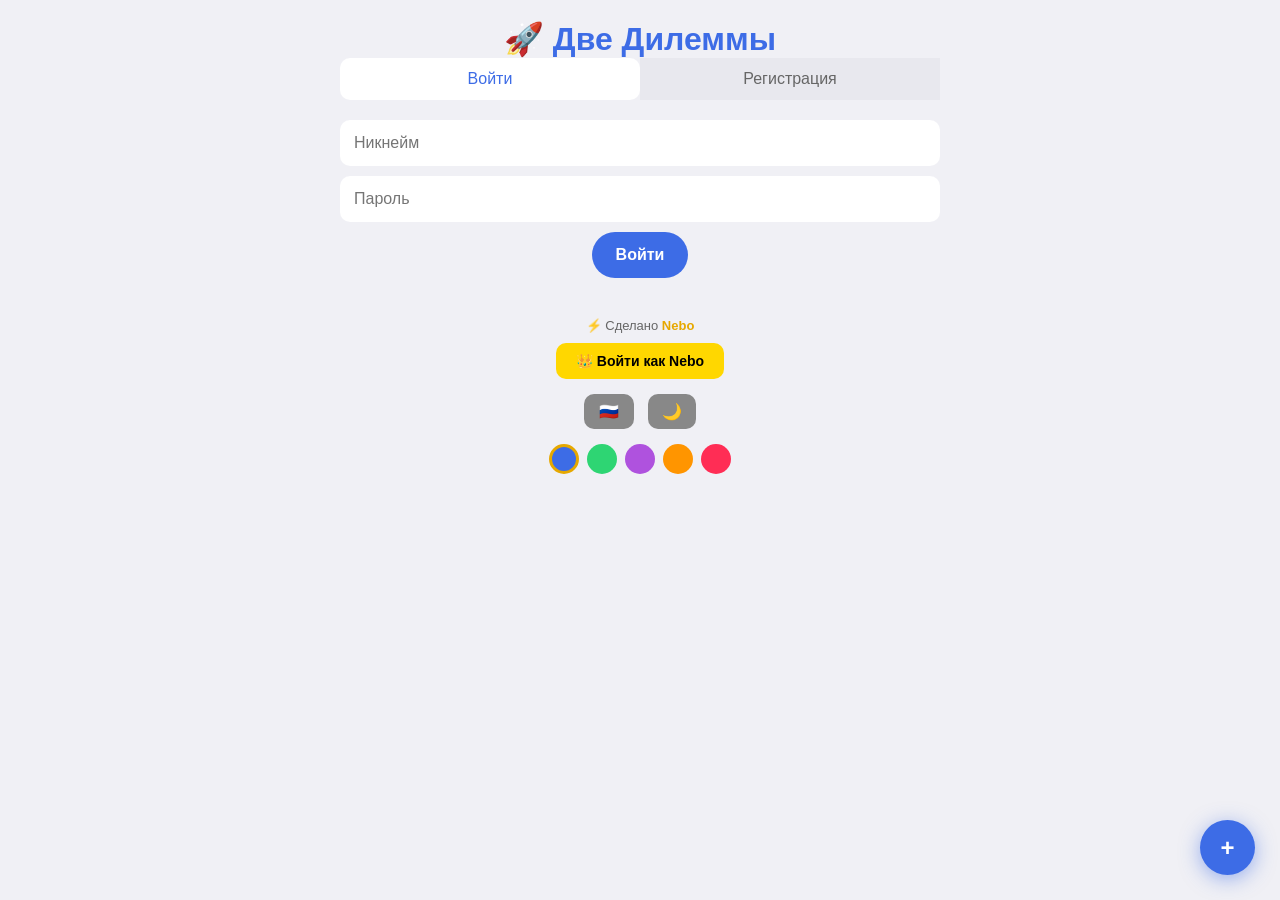
<file: index.html>
<!DOCTYPE html>
<html lang="ru">
<head>
    <meta charset="UTF-8">
    <meta name="viewport" content="width=device-width, initial-scale=1.0">
    <meta name="author" content="Nebo99447-lgtm">
    <title>Две Дилеммы</title>
    
    <link rel="manifest" href="manifest.json">
    <meta name="apple-mobile-web-app-capable" content="yes">
    <meta name="apple-mobile-web-app-status-bar-style" content="default">
    <meta name="apple-mobile-web-app-title" content="Две Дилеммы">
    <link rel="apple-touch-icon" href="data:image/svg+xml,<svg xmlns='http://www.w3.org/2000/svg' viewBox='0 0 100 100'><rect width='100' height='100' rx='20' fill='%233d6ce6'/><text y='.75em' font-size='70' text-anchor='middle' x='50'>🚀</text></svg>">
    <meta name="theme-color" content="#3d6ce6">
    
    <style>
        :root {
            --bg: #f0f0f5;
            --surface: #ffffff;
            --text: #1a1a2e;
            --text2: #666;
            --gold: #e6a800;
            --side-a: #3d6ce6;
            --side-b: #e63946;
        }
        .theme-blue { --side-a: #3d6ce6; --side-b: #e63946; }
        .theme-green { --side-a: #2ed573; --side-b: #ff4757; }
        .theme-purple { --side-a: #af52de; --side-b: #ff9500; }
        .theme-orange { --side-a: #ff9500; --side-b: #3d6ce6; }
        .theme-pink { --side-a: #ff2d55; --side-b: #af52de; }
        .dark-theme {
            --bg: #121212;
            --surface: #1a1a2e;
            --text: #fff;
            --text2: #aaa;
            --gold: #ffd700;
        }
        * { margin: 0; padding: 0; box-sizing: border-box; }
        body {
            background: var(--bg);
            color: var(--text);
            font-family: -apple-system, BlinkMacSystemFont, "Segoe UI", Roboto, Arial, sans-serif;
            text-align: center;
            margin: 0;
            padding: 20px;
            transition: 0.3s;
            min-height: 100vh;
            -webkit-tap-highlight-color: transparent;
            user-select: none;
        }
        .container { max-width: 600px; margin: 0 auto; }
        input, textarea, select {
            padding: 14px; margin: 5px 0; border-radius: 10px;
            border: none; font-size: 16px; width: 100%; box-sizing: border-box;
            background: var(--surface); color: var(--text);
        }
        button { cursor: pointer; }
        .btn {
            padding: 14px 24px; border: none; color: white; font-size: 16px;
            border-radius: 25px; cursor: pointer; margin: 5px; font-weight: bold;
            transition: 0.2s;
        }
        .btn:active { transform: scale(0.95); }
        .btn-a { background: var(--side-a); }
        .btn-b { background: var(--side-b); }
        .btn-g { background: #2ed573; }
        .btn-y { background: #ff9500; }
        .choice-btn {
            width: 100%; padding: 25px; margin: 10px 0; border-radius: 15px;
            border: 3px solid var(--side-a); background: rgba(61,108,230,0.1);
            color: var(--text); font-size: 18px; cursor: pointer; text-align: center;
            transition: 0.3s;
        }
        .choice-btn-b { border-color: var(--side-b); background: rgba(230,57,70,0.1); }
        .choice-btn:disabled { cursor: not-allowed; opacity: 0.7; }
        .percentage { font-size: 22px; color: var(--gold); font-weight: bold; margin-top: 8px; }
        
        .categories-wrapper {
            position: relative;
            margin: 15px 0;
        }
        .categories {
            display: flex;
            gap: 10px;
            overflow-x: auto;
            padding: 10px 30px;
            scroll-behavior: smooth;
            scrollbar-width: thin;
            scrollbar-color: var(--side-a) transparent;
        }
        .categories::-webkit-scrollbar { height: 6px; }
        .categories::-webkit-scrollbar-track { background: transparent; border-radius: 3px; }
        .categories::-webkit-scrollbar-thumb { background: var(--side-a); border-radius: 3px; }
        .scroll-arrow {
            position: absolute;
            top: 50%;
            transform: translateY(-50%);
            width: 28px;
            height: 28px;
            border-radius: 50%;
            background: var(--surface);
            border: 2px solid var(--side-a);
            color: var(--side-a);
            font-size: 14px;
            cursor: pointer;
            z-index: 5;
            display: flex;
            align-items: center;
            justify-content: center;
            font-weight: bold;
            transition: 0.2s;
            box-shadow: 0 2px 8px rgba(0,0,0,0.15);
        }
        .scroll-arrow:hover { background: var(--side-a); color: white; }
        .scroll-arrow-left { left: 0; }
        .scroll-arrow-right { right: 0; }
        .cat-btn {
            background: var(--surface);
            border: 2px solid #ddd;
            color: var(--text);
            padding: 12px 20px;
            border-radius: 25px;
            cursor: pointer;
            white-space: nowrap;
            font-size: 14px;
            font-weight: 600;
            flex-shrink: 0;
            transition: 0.2s;
        }
        .cat-btn.active { background: var(--side-a); border-color: var(--side-a); color: #fff; }
        .cat-btn:hover { border-color: var(--side-a); }
        
        .daily-badge {
            background: linear-gradient(135deg, #ff9500, #ff2d55);
            color: white; padding: 6px 14px; border-radius: 20px;
            font-size: 13px; font-weight: bold; animation: pulse 2s infinite;
        }
        @keyframes pulse { 0%,100%{transform:scale(1)} 50%{transform:scale(1.05)} }
        .header { display: flex; align-items: center; justify-content: space-between; gap: 8px; margin-bottom: 10px; flex-wrap: wrap; }
        .tabs { display: flex; margin-bottom: 15px; }
        .tab {
            flex: 1; padding: 12px; background: #e8e8ee; border: none;
            color: #666; cursor: pointer; font-size: 16px;
        }
        .dark-theme .tab { background: #252540; color: #aaa; }
        .tab.active { background: var(--surface); color: var(--side-a); border-radius: 10px; }
        .error { color: var(--side-b); font-size: 14px; min-height: 20px; }
        .made-by { margin-top: 15px; font-size: 13px; color: var(--text2); }
        .made-by strong { color: var(--gold); }
        #commentsSection { background: var(--surface); border-radius: 15px; padding: 15px; text-align: left; max-height: 300px; overflow-y: auto; margin-top: 10px; }
        .comment { padding: 10px; border-radius: 10px; margin: 8px 0; }
        .comment-a { background: rgba(61,108,230,0.1); border-left: 4px solid var(--side-a); }
        .comment-b { background: rgba(230,57,70,0.1); border-left: 4px solid var(--side-b); }
        .comment-author { font-weight: bold; color: var(--gold); }
        .comment-badge { font-size: 12px; padding: 2px 8px; border-radius: 10px; margin-left: 8px; color: white; }
        .badge-a { background: var(--side-a); }
        .badge-b { background: var(--side-b); }
        .reply-item { margin-left: 20px; padding: 6px 10px; background: rgba(0,0,0,0.05); border-radius: 8px; margin-top: 5px; font-size: 14px; border-left: 3px solid var(--side-a); }
        .dark-theme .reply-item { background: rgba(255,255,255,0.05); }
        .key-hint { color: var(--text2); font-size: 12px; margin-top: 15px; }
        #confettiCanvas { position: fixed; top: 0; left: 0; width: 100%; height: 100%; pointer-events: none; z-index: 999; }
        .toast { position: fixed; bottom: 80px; left: 50%; transform: translateX(-50%); background: var(--surface); padding: 14px 28px; border-radius: 25px; z-index: 200; font-weight: bold; box-shadow: 0 4px 20px rgba(0,0,0,0.3); animation: toastIn 0.3s ease; white-space: nowrap; }
        @keyframes toastIn { from { transform: translateX(-50%) translateY(100px); opacity: 0; } to { transform: translateX(-50%) translateY(0); opacity: 1; } }
        .stat-card { background: var(--surface); padding: 15px; border-radius: 15px; margin: 5px; }
        .stat-value { font-size: 1.8em; font-weight: bold; color: var(--side-a); }
        .achievement { display: inline-block; background: var(--surface); padding: 8px 14px; border-radius: 20px; margin: 3px; font-size: 14px; border: 1px solid var(--gold); }
        .achievement.earned { background: var(--gold); color: #000; }
        .top-item { display: flex; justify-content: space-between; padding: 8px; background: var(--surface); border-radius: 10px; margin: 5px 0; }
        #createScreen { position: fixed; top: 0; left: 0; right: 0; bottom: 0; background: var(--bg); z-index: 20; overflow-y: auto; padding: 20px; display: none; }
        .create-form { background: var(--surface); padding: 25px; border-radius: 20px; max-width: 500px; margin: 50px auto; }
        .fab { position: fixed; bottom: 20px; right: 20px; z-index: 10; width: 55px; height: 55px; border-radius: 50%; font-size: 24px; padding: 0; box-shadow: 0 4px 20px rgba(61,108,230,0.5); }
        .lang-btn { background: #888; padding: 8px 14px; font-size: 16px; border-radius: 10px; min-width: 50px; }
        .admin-badge { background: #ff2d55; color: white; padding: 4px 10px; border-radius: 15px; font-size: 12px; }
        .delete-btn { background: #ff2d55; color: white; border: none; padding: 2px 8px; border-radius: 10px; cursor: pointer; font-size: 11px; margin-left: 5px; }
        .admin-login-btn { background: #ffd700; color: #000; padding: 10px 20px; border: none; border-radius: 10px; cursor: pointer; font-weight: bold; margin-top: 10px; font-size: 14px; }
        .graph-bar { display: flex; align-items: center; gap: 10px; margin: 5px 0; }
        .graph-fill { height: 20px; border-radius: 10px; transition: width 0.8s; }
        .graph-a { background: var(--side-a); }
        .graph-b { background: var(--side-b); }
        .slide-in { animation: slideIn 0.4s ease; }
        @keyframes slideIn { from { opacity: 0; transform: translateX(30px); } to { opacity: 1; transform: translateX(0); } }
        #achievementsSection { display: none; margin-top: 15px; }
        #duelScreen { position: fixed; top: 0; left: 0; right: 0; bottom: 0; background: var(--bg); z-index: 25; overflow-y: auto; padding: 20px; display: none; }
        .duel-box { background: var(--surface); padding: 25px; border-radius: 20px; max-width: 500px; margin: 30px auto; text-align: center; }
        .duel-timer { font-size: 4em; font-weight: bold; color: var(--gold); margin: 10px 0; transition: color 0.3s; }
        .duel-timer.urgent { color: #ff4757; animation: pulse 0.5s infinite; }
        .duel-scoreboard { display: flex; justify-content: space-around; align-items: center; margin: 15px 0; padding: 15px; background: rgba(0,0,0,0.05); border-radius: 15px; }
        .dark-theme .duel-scoreboard { background: rgba(255,255,255,0.05); }
        .duel-player { text-align: center; flex: 1; }
        .duel-player-name { font-weight: bold; font-size: 1.1em; margin-bottom: 5px; }
        .duel-player-score { font-size: 2em; font-weight: bold; }
        .duel-player-score.player-score { color: var(--side-a); }
        .duel-player-score.enemy-score { color: var(--side-b); }
        .duel-vs { font-size: 1.5em; font-weight: bold; color: var(--text2); margin: 0 15px; }
        .duel-round { font-size: 1em; color: var(--text2); margin-bottom: 10px; }
        .duel-result-box { background: rgba(0,0,0,0.05); border-radius: 15px; padding: 15px; margin: 15px 0; }
        .dark-theme .duel-result-box { background: rgba(255,255,255,0.05); }
        .theme-selector { display: flex; gap: 8px; justify-content: center; flex-wrap: wrap; margin-top: 10px; }
        .theme-dot { width: 30px; height: 30px; border-radius: 50%; cursor: pointer; border: 3px solid transparent; }
        .theme-dot.active { border-color: var(--gold); }
        .daily-ranking { background: var(--surface); border-radius: 15px; padding: 15px; margin-top: 20px; text-align: left; }
        .daily-ranking h4 { color: var(--gold); margin: 0 0 10px 0; }
        .ranking-item { display: flex; justify-content: space-between; padding: 6px 0; border-bottom: 1px solid rgba(0,0,0,0.05); }
        .dark-theme .ranking-item { border-bottom-color: rgba(255,255,255,0.05); }
        ::-webkit-scrollbar { width: 4px; }
        ::-webkit-scrollbar-track { background: transparent; }
        ::-webkit-scrollbar-thumb { background: rgba(0,0,0,0.2); border-radius: 2px; }
        
        #searchTypeBtn { transition: 0.3s; white-space: nowrap; }
        .search-user-item {
            display: flex; align-items: center; gap: 12px; padding: 12px; 
            border-radius: 12px; cursor: pointer; margin-bottom: 8px; 
            background: rgba(255,255,255,0.03); transition: 0.2s; 
            border: 1px solid rgba(255,255,255,0.05);
        }
        .search-user-item:hover { background: rgba(255,255,255,0.08) !important; transform: translateX(4px); }
        #searchResults {
            animation: slideDown 0.3s ease;
            background: var(--surface); border-radius: 15px; margin-top: 8px; 
            max-height: 400px; overflow-y: auto; text-align: left; 
            box-shadow: 0 4px 20px rgba(0,0,0,0.2);
        }
        @keyframes slideDown { from { opacity: 0; transform: translateY(-10px); } to { opacity: 1; transform: translateY(0); } }
        .stats-grid { display: grid; grid-template-columns: 1fr 1fr; gap: 10px; margin: 20px 0; }
        .duel-progress-bar { height: 6px; background: rgba(0,0,0,0.1); border-radius: 3px; margin: 5px 0; overflow: hidden; }
        .dark-theme .duel-progress-bar { background: rgba(255,255,255,0.1); }
        .duel-progress-fill { height: 100%; border-radius: 3px; transition: width 0.5s ease; background: linear-gradient(90deg, var(--side-a), var(--gold)); }
        .duel-enemy-progress-fill { height: 100%; border-radius: 3px; transition: width 0.5s ease; background: linear-gradient(90deg, var(--side-b), #ff6b81); }
        .duel-answer-reveal { display: flex; gap: 10px; margin: 10px 0; justify-content: center; }
        .duel-answer-badge { padding: 8px 16px; border-radius: 20px; font-size: 0.9em; font-weight: bold; }
        .duel-answer-player { background: var(--side-a); color: white; }
        .duel-answer-enemy { background: var(--side-b); color: white; }
    </style>
</head>
<body>
    <canvas id="confettiCanvas"></canvas>

    <div class="container">
        <!-- LOGIN -->
        <div id="loginScreen">
            <h1 style="color:var(--side-a)">🚀 Две Дилеммы</h1>
            <div class="tabs">
                <button class="tab active" id="tabLogin" onclick="switchTab('login')">Войти</button>
                <button class="tab" id="tabRegister" onclick="switchTab('register')">Регистрация</button>
            </div>
            <div id="loginForm">
                <input type="text" id="loginUsername" placeholder="Никнейм" maxlength="20">
                <input type="password" id="loginPassword" placeholder="Пароль" maxlength="30">
                <button class="btn btn-a" onclick="doLogin()">Войти</button>
                <p class="error" id="loginError"></p>
            </div>
            <div id="registerForm" style="display:none">
                <input type="text" id="regUsername" placeholder="Придумай никнейм" maxlength="20">
                <input type="password" id="regPassword" placeholder="Пароль (мин 4)" maxlength="30">
                <input type="password" id="regPasswordConfirm" placeholder="Повтори пароль" maxlength="30">
                <button class="btn btn-a" onclick="doRegister()">Создать аккаунт</button>
                <p class="error" id="regError"></p>
            </div>
            <p class="made-by">⚡ Сделано <strong>Nebo</strong></p>
            <button class="admin-login-btn" onclick="adminQuickLogin()">👑 Войти как Nebo</button>
            <div style="margin-top:10px">
                <button class="btn lang-btn" onclick="cycleLang()">🇷🇺</button>
                <button class="btn" style="background:#888;padding:8px 14px;font-size:16px;border-radius:10px;margin-left:5px" onclick="toggleTheme()">🌙</button>
            </div>
            <div class="theme-selector">
                <div class="theme-dot active" style="background:#3d6ce6" onclick="setColorTheme('blue')"></div>
                <div class="theme-dot" style="background:#2ed573" onclick="setColorTheme('green')"></div>
                <div class="theme-dot" style="background:#af52de" onclick="setColorTheme('purple')"></div>
                <div class="theme-dot" style="background:#ff9500" onclick="setColorTheme('orange')"></div>
                <div class="theme-dot" style="background:#ff2d55" onclick="setColorTheme('pink')"></div>
            </div>
        </div>

        <!-- GAME -->
        <div id="gameScreen" style="display:none">
            <div class="header">
                <button class="btn btn-a" onclick="showProfile()" style="padding:8px 14px;font-size:14px;width:auto">👤 Профиль</button>
                <span class="daily-badge" id="dailyBadge" style="display:none">📅 День</span>
                <span style="color:var(--gold);font-weight:bold" id="userDisplay"></span>
                <span class="admin-badge" id="adminBadge" style="display:none">👑 Админ</span>
                <button class="btn btn-y" onclick="startDuel()" style="padding:8px 14px;font-size:14px;width:auto">⚔️ Дуэль</button>
                <button class="btn btn-b" onclick="toggleTheme()" style="padding:8px 14px;font-size:14px;width:auto">🌙</button>
                <button class="btn lang-btn" onclick="cycleLang()">🇷🇺</button>
            </div>
            
            <div style="padding: 10px 0;">
                <div style="display: flex; gap: 8px; align-items: center;">
                    <input type="text" id="searchInput" placeholder="🔍 Искать дилеммы или игроков..." oninput="doUnifiedSearch()" style="flex: 1;">
                    <button class="btn" id="searchTypeBtn" onclick="toggleSearchType()" style="padding: 10px 14px; font-size: 14px; width: auto; background: var(--side-a); white-space: nowrap;">🎯 Дилеммы</button>
                </div>
                <div id="searchResults" style="display: none;"></div>
            </div>
            
            <div class="categories-wrapper">
                <button class="scroll-arrow scroll-arrow-left" onclick="scrollCategories(-200)">◀</button>
                <div class="categories" id="categoriesContainer">
                    <button class="cat-btn active" data-cat="all" onclick="filterCat('all', this)">Все</button>
                    <button class="cat-btn" data-cat="daily" onclick="filterCat('daily', this)">📅 День</button>
                    <button class="cat-btn" data-cat="relationships" onclick="filterCat('relationships', this)">💕 Отношения</button>
                    <button class="cat-btn" data-cat="games" onclick="filterCat('games', this)">🎮 Игры</button>
                    <button class="cat-btn" data-cat="food" onclick="filterCat('food', this)">🍕 Еда</button>
                    <button class="cat-btn" data-cat="movies" onclick="filterCat('movies', this)">🎬 Фильмы</button>
                    <button class="cat-btn" data-cat="battles" onclick="filterCat('battles', this)">⚔️ Кто кого</button>
                    <button class="cat-btn" data-cat="beauty" onclick="filterCat('beauty', this)">👑 Кто красивее</button>
                    <button class="cat-btn" data-cat="other" onclick="filterCat('other', this)">🤔 Другое</button>
                </div>
                <button class="scroll-arrow scroll-arrow-right" onclick="scrollCategories(200)">▶</button>
            </div>
            
            <h2 id="question"></h2>
            <div id="choicesBox"></div>
            <div id="graphSection" style="display:none;margin:15px 0;text-align:left"></div>
            <div style="margin:10px 0;display:none" id="actionRow">
                <button class="btn btn-a" onclick="toggleComments()" style="width:auto">💬 Комментарии</button>
                <button class="btn btn-g" onclick="shareDilemma()" style="width:auto">📤 Поделиться</button>
            </div>
            <div id="commentForm" style="display:none">
                <textarea id="newCommentInput" placeholder="Твой комментарий..." rows="2"></textarea>
                <button class="btn btn-a" onclick="addComment()" style="width:auto">Отправить</button>
            </div>
            <div id="commentsSection" style="display:none">
                <h3 style="color:var(--gold);margin-top:0">Комментарии</h3>
                <div id="commentsList"></div>
            </div>
            <button class="btn btn-b" id="nextBtn" style="display:none;width:auto" onclick="nextDilemma()">Далее →</button>
            <p class="key-hint">⌨️ Enter — далее | A/D — голос | Enter в комментарии — отправить</p>
            <div id="topSection" style="margin-top:20px;text-align:left"></div>
            <div class="daily-ranking" id="dailyRanking"></div>
        </div>

        <!-- PROFILE -->
        <div id="profileScreen" style="display:none">
            <div class="header">
                <button class="btn btn-a" onclick="closeProfile()" style="padding:8px 14px;font-size:14px;width:auto">← Назад</button>
                <h2>Профиль</h2>
            </div>
            <div id="profileContent"></div>
            <button class="btn btn-a" id="showAchievementsBtn" onclick="toggleAchievements()" style="width:100%;margin-top:10px">🏅 Показать достижения</button>
            <div id="achievementsSection"></div>
            <div id="statsGraph" style="margin-top:15px;text-align:left"></div>
            <button class="btn btn-b" onclick="logout()" style="margin-top:20px;width:100%">🚪 Выйти</button>
        </div>

        <!-- CREATE -->
        <div id="createScreen">
            <div class="create-form">
                <h2>📝 Создать дилемму</h2>
                <select id="createCategory">
                    <option value="relationships">💕 Отношения</option>
                    <option value="games">🎮 Игры</option>
                    <option value="food">🍕 Еда</option>
                    <option value="movies">🎬 Фильмы</option>
                    <option value="battles">⚔️ Кто кого</option>
                    <option value="beauty">👑 Кто красивее</option>
                    <option value="other">🤔 Другое</option>
                </select>
                <input type="text" id="createQuestion" placeholder="Вопрос дилеммы" maxlength="100">
                <input type="text" id="createOptionA" placeholder="Вариант А" maxlength="50">
                <input type="text" id="createOptionB" placeholder="Вариант Б" maxlength="50">
                <button class="btn btn-a" onclick="createDilemma()" style="width:100%">Создать 🚀</button>
                <button class="btn btn-b" onclick="closeCreate()" style="width:100%">Отмена</button>
                <p class="error" id="createError"></p>
            </div>
        </div>

        <!-- ДУЭЛЬ -->
        <div id="duelScreen">
            <div class="duel-box">
                <h2>⚔️ Дуэль</h2>
                <p class="duel-round" id="duelRoundText">Раунд 1 из 15</p>
                <div class="duel-scoreboard">
                    <div class="duel-player">
                        <div class="duel-player-name" style="color: var(--side-a);">😎 Вы</div>
                        <div class="duel-player-score player-score" id="playerScoreDisplay">0</div>
                        <div class="duel-progress-bar"><div class="duel-progress-fill" id="playerProgressBar" style="width: 0%;"></div></div>
                    </div>
                    <div class="duel-vs">VS</div>
                    <div class="duel-player">
                        <div class="duel-player-name" style="color: var(--side-b);">🤖 Бот</div>
                        <div class="duel-player-score enemy-score" id="enemyScoreDisplay">0</div>
                        <div class="duel-progress-bar"><div class="duel-enemy-progress-fill" id="enemyProgressBar" style="width: 0%;"></div></div>
                    </div>
                </div>
                <p style="color: var(--text2); font-size: 0.85em; margin-bottom: 10px;">🎯 Цель: 100 очков | Кто набрал больше — побеждает!</p>
                <div class="duel-timer" id="duelTimer">10</div>
                <h3 id="duelQuestion"></h3>
                <button class="btn btn-a" id="duelBtnA" onclick="duelAnswer('A')" style="width:100%;font-size:18px;padding:16px"></button>
                <button class="btn btn-b" id="duelBtnB" onclick="duelAnswer('B')" style="width:100%;font-size:18px;padding:16px"></button>
                <div class="duel-answer-reveal" id="duelAnswerReveal" style="display:none;"></div>
                <div class="duel-result-box" id="duelFeedback" style="display:none"></div>
                <button class="btn" style="background:#888;width:100%;margin-top:15px" onclick="closeDuel()">Выйти из дуэли</button>
            </div>
        </div>

        <button class="btn btn-a fab" onclick="openCreate()">+</button>
    </div>

    <script>
    console.log(atob('0J7RgNC40LjQs9C40L3QsNC7IGJ5IE5lYm85OTQ0Ny1sZ3Rt'));

    function getAdminPass() {
        var _e = 'TmViOTk0NDctbGd0bQ==';
        return atob(_e);
    }

    function scrollCategories(amount) {
        var container = document.getElementById('categoriesContainer');
        container.scrollBy({ left: amount, behavior: 'smooth' });
    }

    function playSound(type) {
        try {
            var ctx = new (window.AudioContext || window.webkitAudioContext)();
            var osc = ctx.createOscillator();
            var gain = ctx.createGain();
            osc.connect(gain); gain.connect(ctx.destination);
            if (type === 'vote') { osc.type='sine'; osc.frequency.setValueAtTime(600,ctx.currentTime); osc.frequency.exponentialRampToValueAtTime(900,ctx.currentTime+0.1); gain.gain.setValueAtTime(0.3,ctx.currentTime); gain.gain.exponentialRampToValueAtTime(0.01,ctx.currentTime+0.2); osc.start(ctx.currentTime); osc.stop(ctx.currentTime+0.2); }
            else if (type === 'like') { osc.type='sine'; osc.frequency.setValueAtTime(800,ctx.currentTime); osc.frequency.exponentialRampToValueAtTime(1200,ctx.currentTime+0.15); gain.gain.setValueAtTime(0.2,ctx.currentTime); gain.gain.exponentialRampToValueAtTime(0.01,ctx.currentTime+0.2); osc.start(ctx.currentTime); osc.stop(ctx.currentTime+0.2); }
            else if (type === 'correct') { osc.type='triangle'; osc.frequency.setValueAtTime(500,ctx.currentTime); osc.frequency.exponentialRampToValueAtTime(1000,ctx.currentTime+0.2); gain.gain.setValueAtTime(0.3,ctx.currentTime); gain.gain.exponentialRampToValueAtTime(0.01,ctx.currentTime+0.3); osc.start(ctx.currentTime); osc.stop(ctx.currentTime+0.3); }
            else if (type === 'wrong') { osc.type='sawtooth'; osc.frequency.setValueAtTime(200,ctx.currentTime); osc.frequency.exponentialRampToValueAtTime(100,ctx.currentTime+0.3); gain.gain.setValueAtTime(0.2,ctx.currentTime); gain.gain.exponentialRampToValueAtTime(0.01,ctx.currentTime+0.3); osc.start(ctx.currentTime); osc.stop(ctx.currentTime+0.3); }
            else if (type === 'tick') { osc.type='sine'; osc.frequency.setValueAtTime(1000,ctx.currentTime); gain.gain.setValueAtTime(0.1,ctx.currentTime); gain.gain.exponentialRampToValueAtTime(0.01,ctx.currentTime+0.1); osc.start(ctx.currentTime); osc.stop(ctx.currentTime+0.1); }
        } catch(e) {}
    }

    if (localStorage.getItem('theme') === 'dark') document.body.classList.add('dark-theme');
    function toggleTheme() { document.body.classList.toggle('dark-theme'); localStorage.setItem('theme', document.body.classList.contains('dark-theme') ? 'dark' : 'light'); }
    function setColorTheme(theme) {
        document.body.className = document.body.className.replace(/theme-\w+/g, '');
        document.body.classList.add('theme-' + theme);
        if (localStorage.getItem('theme') === 'dark') document.body.classList.add('dark-theme');
        localStorage.setItem('colorTheme', theme);
        document.querySelectorAll('.theme-dot').forEach(function(d, i) { d.classList.toggle('active', ['blue','green','purple','orange','pink'][i] === theme); });
    }
    setColorTheme(localStorage.getItem('colorTheme') || 'blue');

    var banList = JSON.parse(localStorage.getItem('banList') || '[]');
    function saveBans() { localStorage.setItem('banList', JSON.stringify(banList)); }
    var usersDB = JSON.parse(localStorage.getItem('users') || '{}');
    function saveUsers() { localStorage.setItem('users', JSON.stringify(usersDB)); }
    function hashPass(p) { var h = 0; for (var i = 0; i < p.length; i++) { h = ((h << 5) - h) + p.charCodeAt(i); h |= 0; } return h.toString(36); }
    function ensureAdmin() { if (!usersDB['Nebo']) { usersDB['Nebo'] = { password: hashPass(getAdminPass()), created: Date.now(), achievements: [], dailyActivity: {}, bestDuel: 0 }; saveUsers(); } }
    ensureAdmin();

    function logActivity() { if (!currentUser) return; var today = new Date().toDateString(); var u = usersDB[currentUser]; if (!u.dailyActivity) u.dailyActivity = {}; u.dailyActivity[today] = (u.dailyActivity[today] || 0) + 1; saveUsers(); }
    function getDailyRanking() {
        var today = new Date().toDateString(); var ranking = [];
        Object.keys(usersDB).forEach(function(name) { var u = usersDB[name]; if (u.dailyActivity && u.dailyActivity[today]) ranking.push({ name: name, points: u.dailyActivity[today] }); });
        return ranking.sort(function(a, b) { return b.points - a.points; }).slice(0, 10);
    }
    function updateDailyRanking() {
        var ranking = getDailyRanking(); var html = '<h4>🏆 Рейтинг за сегодня</h4>';
        if (!ranking.length) html += '<p style="color:var(--text2)">Пока нет активности</p>';
        else ranking.forEach(function(r, i) { html += '<div class="ranking-item"><span>#' + (i+1) + ' ' + r.name + '</span><span style="color:var(--gold)">' + r.points + ' очк.</span></div>'; });
        document.getElementById('dailyRanking').innerHTML = html;
    }
    function getDailyIndex() {
        var today = new Date().toDateString();
        if (localStorage.getItem('dailyDate') !== today) { localStorage.setItem('dailyDate', today); localStorage.setItem('dailyDilemma', Math.floor(Math.random() * dilemmas.length)); }
        return parseInt(localStorage.getItem('dailyDilemma') || '0');
    }

    // ============ ДИЛЕММЫ С ОСМЫСЛЕННЫМИ ОТВЕТАМИ ============
    function generateDilemmas() {
        var base = [];
        
        // relationships (с ответами из вопроса)
        var rel = [
            { q: "Собака или кошка?", a: "🐕 Собака", b: "🐈 Кошка" },
            { q: "Правда или ложь?", a: "✅ Правда", b: "❌ Ложь" },
            { q: "Богатство или любовь?", a: "💰 Богатство", b: "❤️ Любовь" },
            { q: "Друзья или семья?", a: "👥 Друзья", b: "👨‍👩‍👧‍👦 Семья" },
            { q: "Простить или вычеркнуть?", a: "🤝 Простить", b: "🚫 Вычеркнуть" },
            { q: "Всегда говорить правду или иногда лгать?", a: "✅ Всегда правду", b: "🤥 Иногда лгать" },
            { q: "Быть любимым или любить?", a: "😍 Быть любимым", b: "💖 Любить" },
            { q: "Свобода или обязательства?", a: "🕊️ Свобода", b: "📋 Обязательства" },
            { q: "Доверять всем или никому?", a: "🤗 Доверять всем", b: "🔒 Никому" },
            { q: "Жить для себя или для других?", a: "😎 Для себя", b: "🤲 Для других" },
            { q: "Идеальный партнёр или идеальная карьера?", a: "💑 Идеальный партнёр", b: "💼 Идеальная карьера" },
            { q: "Ревность или безразличие?", a: "😤 Ревность", b: "😐 Безразличие" },
            { q: "Быть душой компании или одиночкой?", a: "🎉 Душа компании", b: "🧘 Одиночка" },
            { q: "Спонтанность или планирование?", a: "🔥 Спонтанность", b: "📅 Планирование" },
            { q: "Слушать сердце или разум?", a: "💗 Сердце", b: "🧠 Разум" },
            { q: "Быть популярным или настоящим?", a: "🌟 Популярным", b: "💎 Настоящим" },
            { q: "Иметь 100 знакомых или 1 друга?", a: "👥 100 знакомых", b: "🤝 1 друга" },
            { q: "Жить с родителями или отдельно?", a: "🏠 С родителями", b: "🔑 Отдельно" },
            { q: "Ранний брак или карьера?", a: "💍 Ранний брак", b: "📈 Карьера" },
            { q: "Традиции или инновации?", a: "🏛️ Традиции", b: "🚀 Инновации" },
            { q: "Соперничество или сотрудничество?", a: "⚔️ Соперничество", b: "🤝 Сотрудничество" },
            { q: "Быть лидером или ведомым?", a: "👑 Лидер", b: "🚶 Ведомый" },
            { q: "Искренность или тактичность?", a: "💬 Искренность", b: "🌸 Тактичность" },
            { q: "Приключения или стабильность?", a: "🏔️ Приключения", b: "🏡 Стабильность" },
            { q: "Риск или безопасность?", a: "🎲 Риск", b: "🛡️ Безопасность" },
            { q: "Общение лицом к лицу или онлайн?", a: "🤝 Лицом к лицу", b: "💻 Онлайн" },
            { q: "Быть оптимистом или реалистом?", a: "😊 Оптимист", b: "🤔 Реалист" },
            { q: "Прощать или мстить?", a: "🕊️ Прощать", b: "💢 Мстить" },
            { q: "Делиться всем или иметь личное?", a: "🎁 Делиться всем", b: "🔐 Иметь личное" },
            { q: "Быть скромным или уверенным?", a: "😌 Скромным", b: "💪 Уверенным" }
        ];
        rel.forEach(function(d) { base.push({ q: d.q, a: d.a, b: d.b, cat: "relationships" }); });
        
        // games
        var games = [
            { q: "Летать или невидимость?", a: "✈️ Летать", b: "👻 Невидимость" },
            { q: "Minecraft или Roblox?", a: "⛏️ Minecraft", b: "🎮 Roblox" },
            { q: "Телепорт или время?", a: "⚡ Телепорт", b: "⏰ Время" },
            { q: "Дракон или феникс?", a: "🐉 Дракон", b: "🔥 Феникс" },
            { q: "Герой или злодей?", a: "🦸 Герой", b: "🦹 Злодей" },
            { q: "Стратегия или экшн?", a: "♟️ Стратегия", b: "💥 Экшн" },
            { q: "ПК или консоль?", a: "🖥️ ПК", b: "🎮 Консоль" },
            { q: "Одиночная игра или мультиплеер?", a: "🎯 Соло", b: "👥 Мультиплеер" },
            { q: "Пиксельная графика или реализм?", a: "👾 Пиксели", b: "📸 Реализм" },
            { q: "Сюжет или геймплей?", a: "📖 Сюжет", b: "🎮 Геймплей" },
            { q: "Быть воином или магом?", a: "⚔️ Воин", b: "🧙 Маг" },
            { q: "Меч или лук?", a: "🗡️ Меч", b: "🏹 Лук" },
            { q: "Щит или уворот?", a: "🛡️ Щит", b: "💨 Уворот" },
            { q: "Атака или защита?", a: "⚡ Атака", b: "🛡️ Защита" },
            { q: "Скорость или сила?", a: "💨 Скорость", b: "💪 Сила" },
            { q: "Фэнтези или сай-фай?", a: "🧝 Фэнтези", b: "🚀 Сай-фай" },
            { q: "Открытый мир или коридоры?", a: "🌍 Открытый мир", b: "🚪 Коридоры" },
            { q: "Квесты или гринд?", a: "📜 Квесты", b: "⚙️ Гринд" },
            { q: "PvP или PvE?", a: "⚔️ PvP", b: "🐉 PvE" },
            { q: "Быть человеком или эльфом?", a: "🧑 Человек", b: "🧝 Эльф" },
            { q: "Светлая сторона или тёмная?", a: "☀️ Светлая", b: "🌑 Тёмная" },
            { q: "Магия огня или льда?", a: "🔥 Огонь", b: "❄️ Лёд" },
            { q: "Некромант или паладин?", a: "💀 Некромант", b: "✨ Паладин" },
            { q: "Вор или assassin?", a: "🦝 Вор", b: "🗡️ Ассасин" },
            { q: "Шахматы или шашки?", a: "♟️ Шахматы", b: "🔴 Шашки" },
            { q: "Симулятор или аркада?", a: "🚜 Симулятор", b: "🕹️ Аркада" },
            { q: "Быть космонавтом или пиратом?", a: "🚀 Космонавт", b: "🏴‍☠️ Пират" },
            { q: "Строить или разрушать?", a: "🏗️ Строить", b: "💣 Разрушать" },
            { q: "Выживание или песочница?", a: "🏕️ Выживание", b: "⏳ Песочница" },
            { q: "Быть супергероем или суперзлодеем?", a: "🦸 Герой", b: "🦹 Злодей" }
        ];
        games.forEach(function(d) { base.push({ q: d.q, a: d.a, b: d.b, cat: "games" }); });

        // food
        var food = [
            { q: "Пицца с ананасами?", a: "🍍 Да!", b: "👎 Нет!" },
            { q: "Кофе или чай?", a: "☕ Кофе", b: "🍵 Чай" },
            { q: "Сладкое или солёное?", a: "🍰 Сладкое", b: "🍟 Солёное" },
            { q: "Пицца или суши?", a: "🍕 Пицца", b: "🍣 Суши" },
            { q: "Шаурма или бургер?", a: "🥙 Шаурма", b: "🍔 Бургер" },
            { q: "Мясо или овощи?", a: "🥩 Мясо", b: "🥕 Овощи" },
            { q: "Суп или салат?", a: "🍜 Суп", b: "🥗 Салат" },
            { q: "Макароны или рис?", a: "🍝 Макароны", b: "🍚 Рис" },
            { q: "Шоколад или мороженое?", a: "🍫 Шоколад", b: "🍦 Мороженое" },
            { q: "Торт или пирожное?", a: "🎂 Торт", b: "🧁 Пирожное" },
            { q: "Борщ или пельмени?", a: "🍜 Борщ", b: "🥟 Пельмени" },
            { q: "Блины или оладьи?", a: "🥞 Блины", b: "🍩 Оладьи" },
            { q: "Кола или спрайт?", a: "🥤 Кола", b: "🍋 Спрайт" },
            { q: "Завтрак или ужин?", a: "🌅 Завтрак", b: "🌆 Ужин" },
            { q: "Фастфуд или ЗОЖ?", a: "🍟 Фастфуд", b: "🥗 ЗОЖ" },
            { q: "Острое или пресное?", a: "🌶️ Острое", b: "😐 Пресное" },
            { q: "Стейк или рыба?", a: "🥩 Стейк", b: "🐟 Рыба" },
            { q: "Паста или пицца?", a: "🍝 Паста", b: "🍕 Пицца" },
            { q: "Круассан или багет?", a: "🥐 Круассан", b: "🥖 Багет" },
            { q: "Сыр или колбаса?", a: "🧀 Сыр", b: "🌭 Колбаса" },
            { q: "Яблоко или банан?", a: "🍎 Яблоко", b: "🍌 Банан" },
            { q: "Мёд или варенье?", a: "🍯 Мёд", b: "🍓 Варенье" },
            { q: "Кетчуп или майонез?", a: "🍅 Кетчуп", b: "🥚 Майонез" },
            { q: "Капучино или латте?", a: "☕ Капучино", b: "🥛 Латте" },
            { q: "Чёрный чай или зелёный?", a: "☕ Чёрный", b: "🍵 Зелёный" },
            { q: "Пончик или круассан?", a: "🍩 Пончик", b: "🥐 Круассан" },
            { q: "Сэндвич или бургер?", a: "🥪 Сэндвич", b: "🍔 Бургер" },
            { q: "Картошка фри или по-деревенски?", a: "🍟 Фри", b: "🥔 По-деревенски" },
            { q: "Соус барбекю или кисло-сладкий?", a: "🔥 Барбекю", b: "🍬 Кисло-сладкий" },
            { q: "Веган или мясоед?", a: "🥬 Веган", b: "🥩 Мясоед" }
        ];
        food.forEach(function(d) { base.push({ q: d.q, a: d.a, b: d.b, cat: "food" }); });

        // movies
        var movies = [
            { q: "Книга или фильм?", a: "📚 Книга", b: "🎬 Фильм" },
            { q: "Marvel или DC?", a: "🦸 Marvel", b: "🦇 DC" },
            { q: "Аниме или манга?", a: "🎌 Аниме", b: "📖 Манга" },
            { q: "TikTok или YouTube?", a: "🎵 TikTok", b: "▶️ YouTube" },
            { q: "Ужасы или комедии?", a: "😱 Ужасы", b: "😂 Комедии" },
            { q: "Боевик или мелодрама?", a: "💥 Боевик", b: "💕 Мелодрама" },
            { q: "Фантастика или фэнтези?", a: "🚀 Фантастика", b: "🧙 Фэнтези" },
            { q: "Сериал или фильм?", a: "📺 Сериал", b: "🎬 Фильм" },
            { q: "Кинотеатр или дома?", a: "🎦 Кинотеатр", b: "🏠 Дома" },
            { q: "Гарри Поттер или Властелин колец?", a: "⚡ Гарри Поттер", b: "💍 Властелин колец" },
            { q: "Звёздные войны или Стартрек?", a: "⭐ Звёздные войны", b: "🖖 Стартрек" },
            { q: "Игра престолов или Ведьмак?", a: "👑 Игра престолов", b: "🐺 Ведьмак" },
            { q: "Дисней или Пиксар?", a: "🏰 Дисней", b: "💡 Пиксар" },
            { q: "Супергерои или антигерои?", a: "🦸 Герои", b: "🦹 Антигерои" },
            { q: "Бэтмен или Супермен?", a: "🦇 Бэтмен", b: "🦸 Супермен" },
            { q: "Человек-паук или Железный человек?", a: "🕷️ Человек-паук", b: "🤖 Железный человек" },
            { q: "Ромком или драма?", a: "💕 Ромком", b: "😢 Драма" },
            { q: "Документальное или художественное?", a: "📋 Документальное", b: "🎭 Художественное" },
            { q: "Смотреть в оригинале или в переводе?", a: "🎌 Оригинал", b: "🗣️ Перевод" },
            { q: "Нетфликс или Кинопоиск?", a: "📺 Нетфликс", b: "🎬 Кинопоиск" },
            { q: "Смотреть запоем или по серии?", a: "🍿 Запоем", b: "📅 По серии" },
            { q: "Оскар или Золотой глобус?", a: "🏆 Оскар", b: "🌍 Золотой глобус" },
            { q: "Критики или зрители?", a: "🧐 Критики", b: "👥 Зрители" },
            { q: "Саундтрек или тишина?", a: "🎵 Саундтрек", b: "🔇 Тишина" },
            { q: "Смотреть одному или в компании?", a: "🧘 Одному", b: "👥 В компании" },
            { q: "Кино 3D или IMAX?", a: "👓 3D", b: "🎥 IMAX" },
            { q: "Трейлер или сразу фильм?", a: "🎞️ Трейлер", b: "🍿 Сразу фильм" },
            { q: "Блокбастер или артхаус?", a: "💥 Блокбастер", b: "🎨 Артхаус" },
            { q: "Субтитры или дубляж?", a: "📝 Субтитры", b: "🎙️ Дубляж" },
            { q: "Оригинал или ремейк?", a: "🎬 Оригинал", b: "🔄 Ремейк" }
        ];
        movies.forEach(function(d) { base.push({ q: d.q, a: d.a, b: d.b, cat: "movies" }); });

        // battles
        var battles = [
            { q: "Бэтмен или Супермен?", a: "🦇 Бэтмен", b: "🦸 Супермен" },
            { q: "Халк или Тор?", a: "🟢 Халк", b: "⚡ Тор" },
            { q: "Зомби или вампиры?", a: "🧟 Зомби", b: "🧛 Вампиры" },
            { q: "Пираты или ниндзя?", a: "🏴‍☠️ Пираты", b: "🥷 Ниндзя" },
            { q: "Лев или тигр?", a: "🦁 Лев", b: "🐯 Тигр" },
            { q: "Дракон или феникс?", a: "🐉 Дракон", b: "🔥 Феникс" },
            { q: "Рыцарь или самурай?", a: "⚔️ Рыцарь", b: "🗡️ Самурай" },
            { q: "Викинг или гладиатор?", a: "🪓 Викинг", b: "⚔️ Гладиатор" },
            { q: "Ковбой или индеец?", a: "🤠 Ковбой", b: "🏹 Индеец" },
            { q: "Терминатор или Робокоп?", a: "🤖 Терминатор", b: "👮 Робокоп" },
            { q: "Волшебник или учёный?", a: "🧙 Волшебник", b: "🔬 Учёный" },
            { q: "Магия или технология?", a: "🪄 Магия", b: "💻 Технология" },
            { q: "Меч или бластер?", a: "🗡️ Меч", b: "🔫 Бластер" },
            { q: "Огонь или лёд?", a: "🔥 Огонь", b: "❄️ Лёд" },
            { q: "Супермен или Гоку?", a: "🦸 Супермен", b: "🐉 Гоку" },
            { q: "Наруто или Саске?", a: "🍥 Наруто", b: "🌀 Саске" },
            { q: "Дарт Вейдер или Люк Скайуокер?", a: "😈 Дарт Вейдер", b: "🌌 Люк" },
            { q: "Гендальф или Дамблдор?", a: "🧙 Гендальф", b: "🪄 Дамблдор" },
            { q: "Дэдпул или Росомаха?", a: "🔴 Дэдпул", b: "🟡 Росомаха" },
            { q: "Танос или Дарксайд?", a: "💎 Танос", b: "🟣 Дарксайд" },
            { q: "Джон Уик или Джейсон Борн?", a: "🐶 Джон Уик", b: "🕶️ Джейсон Борн" },
            { q: "Дракула или Франкенштейн?", a: "🧛 Дракула", b: "🧟 Франкенштейн" },
            { q: "Шерлок или Мориарти?", a: "🔍 Шерлок", b: "🎭 Мориарти" },
            { q: "Локи или Доктор Дум?", a: "🐍 Локи", b: "🤖 Доктор Дум" },
            { q: "Джокер или Харли Квинн?", a: "🃏 Джокер", b: "♦️ Харли" },
            { q: "Соник или Марио?", a: "🦔 Соник", b: "🍄 Марио" },
            { q: "Люффи или Зоро?", a: "🏴‍☠️ Люффи", b: "⚔️ Зоро" },
            { q: "Трансформеры или Гандамы?", a: "🚛 Трансформеры", b: "🤖 Гандамы" },
            { q: "Джегер или Кайдзю?", a: "🤖 Джегер", b: "🐲 Кайдзю" },
            { q: "Пикачу или Чаризард?", a: "⚡ Пикачу", b: "🔥 Чаризард" }
        ];
        battles.forEach(function(d) { base.push({ q: d.q, a: d.a, b: d.b, cat: "battles" }); });

        // beauty
        var beauty = [
            { q: "Монро или Хепбёрн?", a: "💋 Монро", b: "👗 Хепбёрн" },
            { q: "Питт или ДиКаприо?", a: "👨 Брэд Питт", b: "👨 Лео ДиКаприо" },
            { q: "Рианна или Бейонсе?", a: "🎤 Рианна", b: "👑 Бейонсе" },
            { q: "Зендея или Марго?", a: "🌟 Зендея", b: "💃 Марго" },
            { q: "Депп или Ривз?", a: "🏴‍☠️ Депп", b: "🕶️ Ривз" },
            { q: "Блондинка или брюнетка?", a: "👱 Блондинка", b: "👩 Брюнетка" },
            { q: "Кудри или прямые?", a: "🔄 Кудри", b: "➖ Прямые" },
            { q: "Макияж или естественность?", a: "💄 Макияж", b: "🌿 Естественность" },
            { q: "Платье или джинсы?", a: "👗 Платье", b: "👖 Джинсы" },
            { q: "Каблуки или кроссовки?", a: "👠 Каблуки", b: "👟 Кроссовки" },
            { q: "Татуировки или чистая кожа?", a: "🎨 Татуировки", b: "✨ Чистая кожа" },
            { q: "Мышцы или стройность?", a: "💪 Мышцы", b: "🏃 Стройность" },
            { q: "Золото или серебро?", a: "🥇 Золото", b: "🥈 Серебро" },
            { q: "Бриллианты или жемчуг?", a: "💎 Бриллианты", b: "🦪 Жемчуг" },
            { q: "Духи или дезодорант?", a: "🌸 Духи", b: "💨 Дезодорант" },
            { q: "Утро или вечер?", a: "🌅 Утро", b: "🌆 Вечер" },
            { q: "Рассвет или закат?", a: "🌄 Рассвет", b: "🌅 Закат" },
            { q: "Солнце или луна?", a: "☀️ Солнце", b: "🌙 Луна" },
            { q: "Розы или лилии?", a: "🌹 Розы", b: "🪷 Лилии" },
            { q: "Картина или фотография?", a: "🖼️ Картина", b: "📷 Фотография" },
            { q: "Абстракция или реализм?", a: "🎨 Абстракция", b: "🖌️ Реализм" },
            { q: "Скульптура или живопись?", a: "🗿 Скульптура", b: "🎨 Живопись" },
            { q: "Красота или функциональность?", a: "💎 Красота", b: "⚙️ Функциональность" },
            { q: "Яркое или пастельное?", a: "🌈 Яркое", b: "🎀 Пастельное" },
            { q: "Инстаграм или Пинтерест?", a: "📸 Инстаграм", b: "📌 Пинтерест" },
            { q: "Тренды или вечность?", a: "🔥 Тренды", b: "⏳ Вечность" },
            { q: "Талант или труд?", a: "🌟 Талант", b: "💪 Труд" },
            { q: "Вдохновение или дисциплина?", a: "💡 Вдохновение", b: "📋 Дисциплина" },
            { q: "Классика или кэжуал?", a: "🎩 Классика", b: "👕 Кэжуал" },
            { q: "Ретро или футуризм?", a: "📻 Ретро", b: "🚀 Футуризм" }
        ];
        beauty.forEach(function(d) { base.push({ q: d.q, a: d.a, b: d.b, cat: "beauty" }); });

        // other
        var other = [
            { q: "Жить без интернета или без еды неделю?", a: "📵 Без интернета", b: "🍽️ Без еды" },
            { q: "Зима или лето?", a: "❄️ Зима", b: "☀️ Лето" },
            { q: "iPhone или Android?", a: "📱 iPhone", b: "🤖 Android" },
            { q: "Горы или море?", a: "⛰️ Горы", b: "🌊 Море" },
            { q: "Смотреть спорт или заниматься им?", a: "📺 Смотреть", b: "🏃 Заниматься" },
            { q: "Жить в прошлом или в будущем?", a: "🕰️ Прошлое", b: "🚀 Будущее" },
            { q: "Работать в офисе или удалённо?", a: "🏢 Офис", b: "🏠 Удалённо" },
            { q: "Город или природа?", a: "🏙️ Город", b: "🌲 Природа" },
            { q: "Космос или океан?", a: "🚀 Космос", b: "🌊 Океан" },
            { q: "Россия или за границей?", a: "🇷🇺 Россия", b: "🌍 За границей" },
            { q: "Иметь бесконечные деньги или время?", a: "💰 Деньги", b: "⏰ Время" },
            { q: "Быть умным или красивым?", a: "🧠 Умным", b: "💎 Красивым" },
            { q: "Жить вечно или умереть молодым?", a: "♾️ Вечно", b: "🔥 Молодым" },
            { q: "Петь или танцевать?", a: "🎤 Петь", b: "💃 Танцевать" },
            { q: "Рисовать или фотографировать?", a: "🎨 Рисовать", b: "📷 Фоткать" },
            { q: "Кемпинг или отель?", a: "⛺ Кемпинг", b: "🏨 Отель" },
            { q: "Самолёт или поезд?", a: "✈️ Самолёт", b: "🚂 Поезд" },
            { q: "Машина или велосипед?", a: "🚗 Машина", b: "🚲 Велосипед" },
            { q: "Квартира или дом?", a: "🏢 Квартира", b: "🏠 Дом" },
            { q: "Быть начальником или подчинённым?", a: "👑 Начальник", b: "👤 Подчинённый" },
            { q: "Бизнес или работа по найму?", a: "💼 Бизнес", b: "📋 Найм" },
            { q: "Университет или колледж?", a: "🎓 Университет", b: "📚 Колледж" },
            { q: "Читать или слушать?", a: "📖 Читать", b: "🎧 Слушать" },
            { q: "Соцсети или живое общение?", a: "📱 Соцсети", b: "🤝 Живое" },
            { q: "Экономить или тратить?", a: "🐷 Экономить", b: "💸 Тратить" },
            { q: "Спортзал или домашние тренировки?", a: "🏋️ Спортзал", b: "🏠 Дома" },
            { q: "Бег или йога?", a: "🏃 Бег", b: "🧘 Йога" },
            { q: "Медитация или активность?", a: "🧘 Медитация", b: "⚡ Активность" },
            { q: "Собака или кошка (как питомец)?", a: "🐕 Собака", b: "🐈 Кошка" },
            { q: "Пляж или экскурсии?", a: "🏖️ Пляж", b: "🏛️ Экскурсии" }
        ];
        other.forEach(function(d) { base.push({ q: d.q, a: d.a, b: d.b, cat: "other" }); });

        return base;
    }

    var dilemmas = generateDilemmas();

    var duelQuestions = (function() {
        var questions = [];
        var subjects = [
            { q: "2 + 2 = ?", a: "5", b: "4", correct: "B" },
            { q: "10 - 3 = ?", a: "7", b: "6", correct: "A" },
            { q: "5 × 2 = ?", a: "8", b: "10", correct: "B" },
            { q: "15 ÷ 3 = ?", a: "5", b: "4", correct: "A" },
            { q: "7 × 8 = ?", a: "54", b: "56", correct: "B" },
            { q: "Столица России?", a: "Москва", b: "Питер", correct: "A" },
            { q: "Сколько континентов?", a: "7", b: "5", correct: "A" },
            { q: "Самая высокая гора?", a: "Эверест", b: "К2", correct: "A" },
            { q: "Столица Франции?", a: "Лондон", b: "Париж", correct: "B" },
            { q: "Столица Японии?", a: "Токио", b: "Киото", correct: "A" },
            { q: "Сколько костей у человека?", a: "300", b: "206", correct: "B" },
            { q: "Вода замерзает при?", a: "0°C", b: "-10°C", correct: "A" },
            { q: "Солнце — это?", a: "Планета", b: "Звезда", correct: "B" },
            { q: "Сколько дней в неделе?", a: "7", b: "10", correct: "A" },
            { q: "Сколько часов в сутках?", a: "20", b: "24", correct: "B" }
        ];
        
        subjects.forEach(function(s) { questions.push(s); });
        while (questions.length < 1000) {
            var qq = subjects[questions.length % subjects.length];
            questions.push({ q: qq.q, a: qq.a, b: qq.b, correct: qq.correct });
        }
        return questions.slice(0, 1000);
    })();

    var votes = JSON.parse(localStorage.getItem('votes') || '{}');
    dilemmas.forEach(function(d, i) { if (!votes[i]) votes[i] = { A: 0, B: 0, comments: [] }; });
    function saveVotes() { localStorage.setItem('votes', JSON.stringify(votes)); }
    var choices = JSON.parse(localStorage.getItem('choices') || '{}');
    function saveChoices() { localStorage.setItem('choices', JSON.stringify(choices)); }
    var currentUser = null, currentIndex = 0, filtered = dilemmas.slice(), currentCat = 'all', isAdmin = false;

    var canvas = document.getElementById('confettiCanvas'), ctx = canvas.getContext('2d');
    canvas.width = window.innerWidth; canvas.height = window.innerHeight;
    var particles = [];
    function launchConfetti() { for (var i = 0; i < 60; i++) { particles.push({ x: Math.random() * canvas.width, y: Math.random() * canvas.height * 0.5, vx: (Math.random() - 0.5) * 6, vy: Math.random() * 3 + 2, size: Math.random() * 7 + 3, color: ['#4d7cff','#ff4757','#ffd700','#2ed573','#af52de'][Math.floor(Math.random()*5)] }); } animateConfetti(); }
    function animateConfetti() { ctx.clearRect(0, 0, canvas.width, canvas.height); particles = particles.filter(function(p) { return p.y < canvas.height; }); particles.forEach(function(p) { p.x += p.vx; p.y += p.vy; p.vy += 0.06; ctx.fillStyle = p.color; ctx.fillRect(p.x, p.y, p.size, p.size); }); if (particles.length) requestAnimationFrame(animateConfetti); }
    function showToast(msg) { var t = document.createElement('div'); t.className = 'toast'; t.textContent = msg; document.body.appendChild(t); setTimeout(function() { t.remove(); }, 2000); }

    function adminQuickLogin() { var p = prompt('Пароль админа:'); if (p === getAdminPass()) { ensureAdmin(); currentUser = 'Nebo'; localStorage.setItem('session', 'Nebo'); startGame(); } else { alert('Неверный пароль!'); } }
    function switchTab(tab) { document.getElementById('tabLogin').classList.toggle('active', tab==='login'); document.getElementById('tabRegister').classList.toggle('active', tab==='register'); document.getElementById('loginForm').style.display = tab==='login'?'block':'none'; document.getElementById('registerForm').style.display = tab==='register'?'block':'none'; }
    function doRegister() { var n = document.getElementById('regUsername').value.trim(), p = document.getElementById('regPassword').value, p2 = document.getElementById('regPasswordConfirm').value, err = document.getElementById('regError'); err.textContent = ''; if (!n || n.length < 2) { err.textContent = 'Ник от 2 символов'; return; } if (!p || p.length < 4) { err.textContent = 'Пароль от 4 символов'; return; } if (p !== p2) { err.textContent = 'Пароли не совпадают!'; return; } if (banList.indexOf(n) !== -1) { err.textContent = '⛔ Вы забанены!'; return; } if (usersDB[n]) { err.textContent = 'Уже существует!'; return; } usersDB[n] = { password: hashPass(p), created: Date.now(), achievements: [], dailyActivity: {}, bestDuel: 0 }; saveUsers(); currentUser = n; localStorage.setItem('session', n); startGame(); }
    function doLogin() { var n = document.getElementById('loginUsername').value.trim(), p = document.getElementById('loginPassword').value, err = document.getElementById('loginError'); err.textContent = ''; if (!n || !p) { err.textContent = 'Заполни поля!'; return; } if (banList.indexOf(n) !== -1) { err.textContent = '⛔ Забанены!'; return; } if (n === 'Nebo' && p === getAdminPass()) { ensureAdmin(); currentUser = 'Nebo'; localStorage.setItem('session', 'Nebo'); startGame(); return; } var u = usersDB[n]; if (!u) { err.textContent = 'Не найден!'; return; } if (u.password !== hashPass(p)) { err.textContent = 'Неверный пароль!'; return; } currentUser = n; localStorage.setItem('session', n); startGame(); }
    var saved = localStorage.getItem('session');
    if (saved && usersDB[saved] && banList.indexOf(saved) === -1) { currentUser = saved; startGame(); }

    function startGame() {
        ensureAdmin(); isAdmin = (currentUser === 'Nebo');
        document.getElementById('loginScreen').style.display = 'none';
        document.getElementById('gameScreen').style.display = 'block';
        document.getElementById('profileScreen').style.display = 'none';
        document.getElementById('createScreen').style.display = 'none';
        document.getElementById('duelScreen').style.display = 'none';
        document.getElementById('userDisplay').textContent = currentUser;
        document.getElementById('adminBadge').style.display = isAdmin ? 'inline-block' : 'none';
        filterCat('all', document.querySelector('.cat-btn.active') || document.querySelector('.cat-btn'));
        updateDailyRanking();
    }
    function logout() { localStorage.removeItem('session'); currentUser = null; isAdmin = false; document.getElementById('profileScreen').style.display = 'none'; document.getElementById('gameScreen').style.display = 'none'; document.getElementById('loginScreen').style.display = 'block'; }

    function filterCat(cat, btn) {
        currentCat = cat;
        document.querySelectorAll('.cat-btn').forEach(function(b) { b.classList.remove('active'); });
        if (btn) btn.classList.add('active');
        if (cat === 'daily') { filtered = [dilemmas[getDailyIndex()]]; document.getElementById('dailyBadge').style.display = 'inline-block'; }
        else { document.getElementById('dailyBadge').style.display = 'none'; filtered = cat === 'all' ? dilemmas.slice() : dilemmas.filter(function(d) { return d.cat === cat; }); }
        currentIndex = 0; loadDilemma();
    }

    var searchMode = 'dilemmas';
    function toggleSearchType() {
        searchMode = searchMode === 'dilemmas' ? 'users' : 'dilemmas';
        var btn = document.getElementById('searchTypeBtn');
        var input = document.getElementById('searchInput');
        if (searchMode === 'users') {
            btn.textContent = '👤 Игроки';
            btn.style.background = 'var(--side-b)';
            input.placeholder = '🔍 Искать игроков...';
        } else {
            btn.textContent = '🎯 Дилеммы';
            btn.style.background = 'var(--side-a)';
            input.placeholder = '🔍 Искать дилеммы или игроков...';
        }
        doUnifiedSearch();
    }

    function doUnifiedSearch() {
        var q = document.getElementById('searchInput').value.trim().toLowerCase();
        var resultsDiv = document.getElementById('searchResults');
        if (!q) {
            resultsDiv.style.display = 'none';
            filtered = currentCat === 'all' ? dilemmas.slice() : dilemmas.filter(function(d) { return d.cat === currentCat; });
            currentIndex = 0; loadDilemma();
            return;
        }
        if (searchMode === 'dilemmas') {
            filtered = dilemmas.filter(function(d) { return d.q.toLowerCase().indexOf(q) !== -1 || d.a.toLowerCase().indexOf(q) !== -1 || d.b.toLowerCase().indexOf(q) !== -1 || d.cat.toLowerCase().indexOf(q) !== -1; });
            if (filtered.length > 0) { currentIndex = 0; loadDilemma(); resultsDiv.style.display = 'none'; }
            else { document.getElementById('question').textContent = 'Дилеммы не найдены 😕'; document.getElementById('choicesBox').innerHTML = ''; document.getElementById('actionRow').style.display = 'none'; document.getElementById('graphSection').style.display = 'none'; document.getElementById('nextBtn').style.display = 'none'; resultsDiv.style.display = 'none'; }
        } else {
            var matchingUsers = Object.keys(usersDB).filter(function(name) { return name.toLowerCase().indexOf(q) !== -1; });
            if (matchingUsers.length > 0) {
                var html = '<div style="padding: 10px;"><h4 style="color: var(--gold); margin: 0 0 10px 0;">👤 Найденные игроки (' + matchingUsers.length + ')</h4>';
                matchingUsers.forEach(function(name) {
                    var u = usersDB[name]; var isUserAdmin = (name === 'Nebo'); var avatarColor = stringToColor(name); var daysActive = u.dailyActivity ? Object.keys(u.dailyActivity).length : 0;
                    html += '<div class="search-user-item" onclick="viewUserProfile(\'' + name + '\')">';
                    html += '<div style="width: 44px; height: 44px; border-radius: 50%; background: ' + avatarColor + '; display: flex; align-items: center; justify-content: center; font-weight: bold; font-size: 18px; color: white; flex-shrink: 0;">' + name.charAt(0).toUpperCase() + '</div>';
                    html += '<div style="flex: 1;"><div style="font-weight: bold; color: var(--text);">' + name + (isUserAdmin ? ' <span class="admin-badge">👑</span>' : '') + '</div>';
                    html += '<div style="font-size: 12px; color: var(--text2);">📅 ' + daysActive + ' дн. активности';
                    if (u.bestDuel) html += ' | ⚔️ Рекорд: ' + u.bestDuel;
                    html += '</div></div><span style="color: var(--side-a); font-size: 20px;">→</span></div>';
                });
                html += '</div>'; resultsDiv.innerHTML = html; resultsDiv.style.display = 'block';
            } else { resultsDiv.innerHTML = '<div style="padding: 20px; text-align: center; color: var(--text2);">😕 Игроки не найдены</div>'; resultsDiv.style.display = 'block'; }
        }
    }

    function stringToColor(str) {
        var hash = 0; for (var i = 0; i < str.length; i++) { hash = str.charCodeAt(i) + ((hash << 5) - hash); }
        var colors = ['#4d7cff', '#ff4757', '#2ed573', '#ff9500', '#af52de', '#ff6b81', '#1e90ff', '#ff6348', '#7bed9f', '#eccc68'];
        return colors[Math.abs(hash) % colors.length];
    }

    function viewUserProfile(username) {
        if (username === currentUser) { showProfile(); return; }
        var u = usersDB[username]; if (!u) return;
        document.getElementById('searchResults').style.display = 'none'; document.getElementById('searchInput').value = '';
        document.getElementById('gameScreen').style.display = 'none';
        var profileScreen = document.getElementById('profileScreen'); profileScreen.style.display = 'block';
        var avatarColor = stringToColor(username); var isUserAdmin = (username === 'Nebo'); var daysActive = u.dailyActivity ? Object.keys(u.dailyActivity).length : 0;
        var profileHTML = '<div style="text-align: center; padding: 20px;">';
        profileHTML += '<div style="width: 80px; height: 80px; border-radius: 50%; background: ' + avatarColor + '; display: inline-flex; align-items: center; justify-content: center; font-weight: bold; font-size: 32px; color: white; margin: 10px 0;">' + username.charAt(0).toUpperCase() + '</div>';
        profileHTML += '<h2>' + username + (isUserAdmin ? ' <span class="admin-badge">👑 Админ</span>' : '') + '</h2>';
        profileHTML += '<p style="color: var(--text2);">На сайте с ' + new Date(u.created).toLocaleDateString() + '</p>';
        profileHTML += '<div class="stats-grid"><div class="stat-card"><span class="stat-value">' + daysActive + '</span><br><span class="stat-label">Дней активности</span></div>';
        profileHTML += '<div class="stat-card"><span class="stat-value">' + (u.bestDuel || 0) + '</span><br><span class="stat-label">Рекорд дуэли</span></div></div>';
        if (u.achievements && u.achievements.length > 0) {
            profileHTML += '<h4 style="color: var(--gold); margin-top: 15px;">🏅 Достижения</h4>';
            var achNames = { 'first_vote': '🎯 Первый голос', '5_votes': '🗳️ 5 голосов', '10_votes': '🔥 10 голосов', 'first_comment': '💬 Первый комментарий', '5_comments': '📝 5 комментариев', 'daily': '📅 Дилемма дня', 'duel_master': '⚔️ Мастер дуэли', 'creator': '👑 Создатель' };
            u.achievements.forEach(function(a) { profileHTML += '<span class="achievement earned">' + (achNames[a] || a) + '</span> '; });
        }
        profileHTML += '<button class="btn btn-b" onclick="closeUserProfile()" style="margin-top: 20px; width: 100%;">← Назад к игре</button></div>';
        document.getElementById('profileContent').innerHTML = profileHTML;
        document.getElementById('showAchievementsBtn').style.display = 'none';
        document.getElementById('achievementsSection').style.display = 'none';
        document.getElementById('statsGraph').innerHTML = '';
        var logoutBtn = document.querySelector('#profileScreen .btn-b');
        if (logoutBtn) logoutBtn.style.display = 'none';
    }

    function closeUserProfile() {
        document.getElementById('profileScreen').style.display = 'none'; document.getElementById('gameScreen').style.display = 'block';
        document.getElementById('showAchievementsBtn').style.display = 'block';
        var logoutBtn = document.querySelector('#profileScreen .btn-b'); if (logoutBtn) logoutBtn.style.display = 'block';
        filterCat(currentCat, document.querySelector('.cat-btn.active'));
    }

    function loadDilemma() {
        if (!filtered.length) { document.getElementById('question').textContent = 'Нет дилемм'; document.getElementById('choicesBox').innerHTML = ''; return; }
        var d = filtered[currentIndex]; document.getElementById('question').textContent = d.q;
        var box = document.getElementById('choicesBox'); box.innerHTML = '';
        var btnA = document.createElement('button'); btnA.className = 'choice-btn slide-in'; btnA.textContent = d.a;
        btnA.onclick = function() { vote('A'); }; if (choices[d.q]) btnA.disabled = true;
        var vs = document.createElement('p'); vs.textContent = 'VS'; vs.style.cssText = 'font-weight:bold;color:var(--text2);margin:5px';
        var btnB = document.createElement('button'); btnB.className = 'choice-btn choice-btn-b slide-in'; btnB.textContent = d.b;
        btnB.onclick = function() { vote('B'); }; if (choices[d.q]) btnB.disabled = true;
        box.appendChild(btnA); box.appendChild(vs); box.appendChild(btnB);
        document.getElementById('actionRow').style.display = 'none'; document.getElementById('commentForm').style.display = 'none';
        document.getElementById('commentsSection').style.display = 'none'; document.getElementById('graphSection').style.display = 'none';
        document.getElementById('nextBtn').style.display = 'none';
        if (choices[d.q]) showResults(); updateTop(); updateDailyRanking();
    }

    function vote(ch) { var d = filtered[currentIndex]; if (choices[d.q]) return; choices[d.q] = ch; saveChoices(); var idx = dilemmas.indexOf(d); if (ch === 'A') votes[idx].A++; else votes[idx].B++; saveVotes(); document.querySelectorAll('#choicesBox button').forEach(function(b) { b.disabled = true; }); playSound('vote'); launchConfetti(); logActivity(); showResults(); }

    function showResults() {
        var d = filtered[currentIndex], idx = dilemmas.indexOf(d), v = votes[idx], t = v.A + v.B, pA = t > 0 ? Math.round((v.A / t) * 100) : 0, pB = t > 0 ? Math.round((v.B / t) * 100) : 0;
        var btns = document.querySelectorAll('#choicesBox button');
        btns[0].innerHTML = d.a + '<div class="percentage">' + pA + '%</div>';
        btns[1].innerHTML = d.b + '<div class="percentage">' + pB + '%</div>';
        var graph = document.getElementById('graphSection'); graph.style.display = 'block';
        graph.innerHTML = '<div class="graph-bar"><span>' + d.a + '</span><div style="flex:1;background:rgba(0,0,0,0.05);border-radius:10px;height:20px"><div class="graph-fill graph-a" style="width:' + pA + '%"></div></div><span>' + pA + '%</span></div><div class="graph-bar"><span>' + d.b + '</span><div style="flex:1;background:rgba(0,0,0,0.05);border-radius:10px;height:20px"><div class="graph-fill graph-b" style="width:' + pB + '%"></div></div><span>' + pB + '%</span></div><div style="text-align:center;margin-top:5px;color:var(--text2)">Всего голосов: ' + t + '</div>';
        document.getElementById('actionRow').style.display = 'block'; document.getElementById('commentForm').style.display = 'block';
        document.getElementById('nextBtn').style.display = 'inline-block'; updateDailyRanking();
    }

    var duelData = { rounds: [], currentRound: 0, playerScore: 0, enemyScore: 0, totalRounds: 15, targetScore: 100, active: false, timeLeft: 10, timerInterval: null, playerAnswer: null, enemyAnswer: null, playerAnswerTime: 0, roundProcessed: false };

    function startDuel() {
        var shuffled = duelQuestions.slice().sort(function() { return Math.random() - 0.5; });
        duelData.rounds = shuffled.slice(0, 15);
        duelData.currentRound = 0; duelData.playerScore = 0; duelData.enemyScore = 0; duelData.active = true; duelData.roundProcessed = false;
        document.getElementById('gameScreen').style.display = 'none'; document.getElementById('duelScreen').style.display = 'block';
        document.getElementById('duelFeedback').style.display = 'none'; document.getElementById('duelAnswerReveal').style.display = 'none';
        updateDuelScoreboard(); showDuelRound(); scheduleEnemyAnswer();
    }

    function updateDuelScoreboard() {
        document.getElementById('playerScoreDisplay').textContent = duelData.playerScore;
        document.getElementById('enemyScoreDisplay').textContent = duelData.enemyScore;
        document.getElementById('playerProgressBar').style.width = Math.min(duelData.playerScore, duelData.targetScore) + '%';
        document.getElementById('enemyProgressBar').style.width = Math.min(duelData.enemyScore, duelData.targetScore) + '%';
    }

    function showDuelRound() {
        if (duelData.currentRound >= duelData.totalRounds) { endDuel(); return; }
        clearInterval(duelData.timerInterval);
        duelData.timeLeft = 10; duelData.playerAnswer = null; duelData.enemyAnswer = null; duelData.playerAnswerTime = 0; duelData.roundProcessed = false;
        var d = duelData.rounds[duelData.currentRound];
        document.getElementById('duelRoundText').textContent = 'Раунд ' + (duelData.currentRound + 1) + ' из ' + duelData.totalRounds;
        document.getElementById('duelQuestion').textContent = d.q;
        document.getElementById('duelBtnA').textContent = 'А: ' + d.a;
        document.getElementById('duelBtnB').textContent = 'Б: ' + d.b;
        document.getElementById('duelTimer').textContent = duelData.timeLeft;
        document.getElementById('duelTimer').classList.remove('urgent');
        document.getElementById('duelFeedback').style.display = 'none';
        document.getElementById('duelAnswerReveal').style.display = 'none';
        document.getElementById('duelBtnA').disabled = false; document.getElementById('duelBtnB').disabled = false;
        document.getElementById('duelBtnA').className = 'btn btn-a'; document.getElementById('duelBtnB').className = 'btn btn-b';
        document.getElementById('duelBtnA').style.background = ''; document.getElementById('duelBtnB').style.background = '';
        duelData.timerInterval = setInterval(function() {
            duelData.timeLeft--;
            document.getElementById('duelTimer').textContent = duelData.timeLeft;
            if (duelData.timeLeft <= 3) { document.getElementById('duelTimer').classList.add('urgent'); playSound('tick'); }
            if (duelData.timeLeft <= 0) { clearInterval(duelData.timerInterval); duelTimeOut(); }
        }, 1000);
    }

    function getEnemyAnswer(question) { var isCorrect = Math.random() < 0.7; if (isCorrect) return question.correct; else return question.correct === 'A' ? 'B' : 'A'; }

    function scheduleEnemyAnswer() {
        var delay = Math.floor(Math.random() * 7000) + 1000;
        setTimeout(function() {
            if (!duelData.active || duelData.roundProcessed) return;
            if (duelData.enemyAnswer !== null) return;
            var d = duelData.rounds[duelData.currentRound];
            duelData.enemyAnswer = getEnemyAnswer(d);
            if (duelData.playerAnswer !== null) { processRound(); }
            else {
                document.getElementById('duelAnswerReveal').style.display = 'flex';
                document.getElementById('duelAnswerReveal').innerHTML = '<span class="duel-answer-badge duel-answer-enemy">🤖 Бот ответил!</span><span style="color: var(--text2); align-self: center;">Ждём вас...</span>';
            }
        }, delay);
    }

    function duelAnswer(ch) {
        if (!duelData.active || duelData.roundProcessed) return;
        if (duelData.playerAnswer !== null) return;
        duelData.playerAnswer = ch; duelData.playerAnswerTime = duelData.timeLeft;
        if (duelData.enemyAnswer === null) {
            document.getElementById('duelAnswerReveal').style.display = 'flex';
            document.getElementById('duelAnswerReveal').innerHTML = '<span class="duel-answer-badge duel-answer-player">😎 Вы ответили!</span><span style="color: var(--text2); align-self: center;">Ждём бота...</span>';
            document.getElementById('duelBtnA').disabled = true; document.getElementById('duelBtnB').disabled = true;
            return;
        }
        processRound();
    }

    function duelTimeOut() {
        if (!duelData.active || duelData.roundProcessed) return;
        if (duelData.playerAnswer === null) { duelData.playerAnswer = 'timeout'; duelData.playerAnswerTime = 0; }
        if (duelData.enemyAnswer === null) { var d = duelData.rounds[duelData.currentRound]; duelData.enemyAnswer = getEnemyAnswer(d); }
        processRound();
    }

    function processRound() {
        if (duelData.roundProcessed) return;
        duelData.roundProcessed = true; clearInterval(duelData.timerInterval);
        var d = duelData.rounds[duelData.currentRound];
        var pAnswer = duelData.playerAnswer; var eAnswer = duelData.enemyAnswer;
        document.getElementById('duelBtnA').disabled = true; document.getElementById('duelBtnB').disabled = true;
        var playerPoints = 0; var enemyPoints = 0;
        if (pAnswer !== 'timeout' && pAnswer === d.correct) { playerPoints = duelData.playerAnswerTime; }
        if (eAnswer === d.correct) { enemyPoints = duelData.timeLeft; }
        duelData.playerScore += playerPoints; duelData.enemyScore += enemyPoints; updateDuelScoreboard();
        if (d.correct === 'A') { document.getElementById('duelBtnA').style.background = '#2ed573'; }
        else { document.getElementById('duelBtnB').style.background = '#2ed573'; }
        var pAnswerText = pAnswer === 'timeout' ? '⏰ Нет ответа' : (pAnswer === 'A' ? d.a : d.b);
        var eAnswerText = eAnswer === 'A' ? d.a : d.b;
        var pIcon = (pAnswer === d.correct) ? '✅' : ((pAnswer === 'timeout') ? '⏰' : '❌');
        var eIcon = (eAnswer === d.correct) ? '✅' : '❌';
        document.getElementById('duelAnswerReveal').style.display = 'flex';
        document.getElementById('duelAnswerReveal').innerHTML = '<span class="duel-answer-badge duel-answer-player">' + pIcon + ' Вы: ' + pAnswerText + ' (+' + playerPoints + ')</span><span class="duel-answer-badge duel-answer-enemy">' + eIcon + ' Бот: ' + eAnswerText + ' (+' + enemyPoints + ')</span>';
        var feedback = document.getElementById('duelFeedback');
        var correctAnswerText = d.correct === 'A' ? d.a : d.b;
        feedback.innerHTML = '<p style="margin:0;">Правильный ответ: <b>' + correctAnswerText + '</b></p>';
        feedback.className = 'duel-result-box'; feedback.style.display = 'block';
        duelData.currentRound++;
        setTimeout(function() { if (duelData.currentRound < duelData.totalRounds) { showDuelRound(); scheduleEnemyAnswer(); } else { endDuel(); } }, 2000);
    }

    function endDuel() {
        clearInterval(duelData.timerInterval); duelData.active = false;
        var ps = duelData.playerScore; var es = duelData.enemyScore;
        document.getElementById('duelRoundText').textContent = 'Дуэль завершена!';
        document.getElementById('duelTimer').textContent = '0'; document.getElementById('duelTimer').classList.remove('urgent');
        document.getElementById('duelQuestion').textContent = '';
        document.getElementById('duelBtnA').style.display = 'none'; document.getElementById('duelBtnB').style.display = 'none';
        document.getElementById('duelAnswerReveal').style.display = 'none';
        var resultHTML = ''; var playerWon = false;
        if (ps >= duelData.targetScore && es >= duelData.targetScore) {
            if (ps > es) { resultHTML = '🏆 <b>Вы победили!</b>'; playerWon = true; }
            else if (es > ps) { resultHTML = '😢 <b>Бот победил!</b>'; }
            else { resultHTML = '🤝 <b>Ничья!</b>'; }
        } else if (ps >= duelData.targetScore) { resultHTML = '🏆 <b>Вы победили!</b>'; playerWon = true; }
        else if (es >= duelData.targetScore) { resultHTML = '😢 <b>Бот победил!</b>'; }
        else {
            if (ps > es) { resultHTML = '🏆 <b>Вы победили!</b>'; playerWon = true; }
            else if (es > ps) { resultHTML = '😢 <b>Бот победил!</b>'; }
            else { resultHTML = '🤝 <b>Ничья!</b>'; }
        }
        document.getElementById('duelFeedback').innerHTML = '<p style="font-size:1.3em;margin:0;">' + resultHTML + '</p><p style="color:var(--text2);margin:10px 0 0 0;">😎 Вы: <b style="color:var(--side-a)">' + ps + '</b> | 🤖 Бот: <b style="color:var(--side-b)">' + es + '</b></p>';
        document.getElementById('duelFeedback').style.display = 'block';
        if (currentUser && usersDB[currentUser]) { if (!usersDB[currentUser].bestDuel) usersDB[currentUser].bestDuel = 0; if (ps > usersDB[currentUser].bestDuel) { usersDB[currentUser].bestDuel = ps; saveUsers(); } }
        if (playerWon) { launchConfetti(); playSound('correct'); }
        setTimeout(function() { document.getElementById('duelBtnA').style.display = 'block'; document.getElementById('duelBtnB').style.display = 'block'; }, 2000);
    }

    function closeDuel() {
        clearInterval(duelData.timerInterval); duelData.active = false;
        document.getElementById('duelScreen').style.display = 'none'; document.getElementById('gameScreen').style.display = 'block';
        document.getElementById('duelBtnA').style.display = 'block'; document.getElementById('duelBtnB').style.display = 'block';
        document.getElementById('duelBtnA').style.background = ''; document.getElementById('duelBtnB').style.background = '';
    }

    function toggleComments() { var s = document.getElementById('commentsSection'); s.style.display = s.style.display === 'none' ? 'block' : 'none'; if (s.style.display === 'block') renderComments(); }
    function addComment() { var tx = document.getElementById('newCommentInput').value.trim(); if (!tx) return; var d = filtered[currentIndex]; if (!choices[d.q]) { showToast('Сначала проголосуй!'); return; } var idx = dilemmas.indexOf(d); votes[idx].comments.unshift({ username: currentUser, text: tx, choice: choices[d.q], likes: 0, likedBy: [], time: Date.now(), replies: [] }); saveVotes(); logActivity(); document.getElementById('newCommentInput').value = ''; renderComments(); document.getElementById('commentsSection').style.display = 'block'; }
    function replyToComment(di, ct) { var c = votes[di].comments.find(function(x) { return x.time === ct; }); if (!c) return; var rt = prompt('Ответ:'); if (!rt || !rt.trim()) return; if (!c.replies) c.replies = []; c.replies.push({ username: currentUser, text: rt.trim(), time: Date.now() }); saveVotes(); renderComments(); }

    function renderComments() {
        var d = filtered[currentIndex], idx = dilemmas.indexOf(d), list = document.getElementById('commentsList'); list.innerHTML = '';
        if (!votes[idx].comments.length) { list.innerHTML = '<p style="color:var(--text2)">Нет комментариев</p>'; return; }
        votes[idx].comments.sort(function(a, b) { return b.time - a.time; }).forEach(function(c) {
            var div = document.createElement('div'); div.className = 'comment ' + (c.choice === 'A' ? 'comment-a' : 'comment-b');
            var ct = c.choice === 'A' ? d.a : d.b, bc = c.choice === 'A' ? 'badge-a' : 'badge-b';
            var del = isAdmin ? '<button class="delete-btn" onclick="deleteComment(' + idx + ',' + c.time + ')">🗑️</button>' : '';
            var repliesHTML = ''; if (c.replies && c.replies.length) { repliesHTML = c.replies.map(function(r) { return '<div class="reply-item"><b style="color:var(--gold)">' + r.username + '</b>: ' + r.text + '</div>'; }).join(''); }
            div.innerHTML = '<div><span class="comment-author">' + c.username + '</span><span class="comment-badge ' + bc + '">' + ct + '</span>' + del + '</div><div style="margin:5px 0">' + c.text + '</div><button style="background:rgba(0,0,0,0.05);border:none;color:var(--text2);cursor:pointer;padding:5px 12px;border-radius:15px;margin-right:5px" onclick="likeComment(' + idx + ',' + c.time + ')">❤️ ' + (c.likes || 0) + '</button><button style="background:rgba(0,0,0,0.05);border:none;color:var(--text2);cursor:pointer;padding:5px 12px;border-radius:15px" onclick="replyToComment(' + idx + ',' + c.time + ')">💬 Ответить</button>' + repliesHTML;
            list.appendChild(div);
        });
    }
    function likeComment(di, ct) { var c = votes[di].comments.find(function(x) { return x.time === ct; }); if (!c) return; if (!c.likedBy) c.likedBy = []; var i = c.likedBy.indexOf(currentUser); if (i === -1) { c.likedBy.push(currentUser); c.likes = (c.likes || 0) + 1; playSound('like'); } else { c.likedBy.splice(i, 1); c.likes = Math.max(0, c.likes - 1); } saveVotes(); renderComments(); }
    function deleteComment(di, ct) { if (!isAdmin) return; votes[di].comments = votes[di].comments.filter(function(c) { return c.time !== ct; }); saveVotes(); renderComments(); showToast('Удалено 🗑️'); }

    function nextDilemma() { currentIndex = (currentIndex + 1) % filtered.length; loadDilemma(); }
    function shareDilemma() { var d = filtered[currentIndex], t = '🎯 "' + d.q + '"\n' + d.a + ' | ' + d.b; if (navigator.share) navigator.share({ text: t }); else { navigator.clipboard.writeText(t); showToast('Скопировано!'); } }

    function showProfile() {
        document.getElementById('gameScreen').style.display = 'none'; document.getElementById('profileScreen').style.display = 'block';
        var tv = Object.keys(choices).length, tc = 0; Object.values(votes).forEach(function(v) { tc += v.comments.filter(function(c) { return c.username === currentUser; }).length; });
        var u = usersDB[currentUser]; var bestDuel = u && u.bestDuel ? u.bestDuel : 0;
        document.getElementById('profileContent').innerHTML = '<h3>' + currentUser + '</h3><div class="stat-card"><span class="stat-value">' + tv + '</span><br>Дилемм решено</div><div class="stat-card"><span class="stat-value">' + tc + '</span><br>Комментариев</div><div class="stat-card"><span class="stat-value">' + bestDuel + '</span><br>Рекорд дуэли</div>';
        document.getElementById('achievementsSection').style.display = 'none'; document.getElementById('showAchievementsBtn').textContent = '🏅 Показать достижения'; document.getElementById('showAchievementsBtn').style.display = 'block';
        if (!u.dailyActivity) u.dailyActivity = {};
        var days = Object.keys(u.dailyActivity).sort().slice(-7);
        var statsHTML = '<h4 style="margin-top:15px">📊 Активность за 7 дней</h4>';
        if (!days.length) statsHTML += '<p style="color:var(--text2)">Нет данных</p>';
        else { days.forEach(function(day) { statsHTML += '<div class="graph-bar"><span style="font-size:12px">' + day.slice(0,5) + '</span><div style="flex:1;background:rgba(0,0,0,0.05);border-radius:10px;height:16px"><div style="width:' + Math.min(u.dailyActivity[day] * 10, 100) + '%;height:100%;background:var(--side-a);border-radius:10px"></div></div><span style="font-size:12px">' + u.dailyActivity[day] + '</span></div>'; }); }
        document.getElementById('statsGraph').innerHTML = statsHTML;
        var logoutBtn = document.querySelector('#profileScreen .btn-b'); if (logoutBtn) logoutBtn.style.display = 'block';
    }

    function toggleAchievements() {
        var section = document.getElementById('achievementsSection'), btn = document.getElementById('showAchievementsBtn');
        if (section.style.display === 'none') {
            var u = usersDB[currentUser]; if (!u.achievements) u.achievements = [];
            var tv = Object.keys(choices).length, tc = 0; Object.values(votes).forEach(function(v) { tc += v.comments.filter(function(c) { return c.username === currentUser; }).length; });
            var allAch = [
                { id: 'first_vote', name: '🎯 Первый голос', check: function() { return tv >= 1; } },
                { id: '5_votes', name: '🗳️ 5 голосов', check: function() { return tv >= 5; } },
                { id: '10_votes', name: '🔥 10 голосов', check: function() { return tv >= 10; } },
                { id: 'first_comment', name: '💬 Первый комментарий', check: function() { return tc >= 1; } },
                { id: '5_comments', name: '📝 5 комментариев', check: function() { return tc >= 5; } },
                { id: 'daily', name: '📅 Дилемма дня', check: function() { return choices[dilemmas[getDailyIndex()].q] ? true : false; } },
                { id: 'duel_master', name: '⚔️ Мастер дуэли', check: function() { return (u.bestDuel || 0) >= 100; } },
                { id: 'creator', name: '👑 Создатель', check: function() { return currentUser === 'Nebo'; } },
            ];
            var html = '<h4 style="margin-top:15px">🏅 Достижения</h4>';
            allAch.forEach(function(a) { var earned = u.achievements.indexOf(a.id) !== -1 || a.check(); if (earned && u.achievements.indexOf(a.id) === -1) u.achievements.push(a.id); html += '<span class="achievement ' + (earned ? 'earned' : '') + '">' + a.name + '</span> '; });
            saveUsers(); section.innerHTML = html; section.style.display = 'block';
            btn.textContent = '🔼 Скрыть'; btn.style.background = 'var(--side-b)';
        } else { section.style.display = 'none'; btn.textContent = '🏅 Показать'; btn.style.background = 'var(--side-a)'; }
    }
    function closeProfile() { document.getElementById('profileScreen').style.display = 'none'; document.getElementById('gameScreen').style.display = 'block'; }

    function updateTop() {
        var s = dilemmas.slice().sort(function(a, b) { var ta = votes[dilemmas.indexOf(a)] ? votes[dilemmas.indexOf(a)].A + votes[dilemmas.indexOf(a)].B : 0; var tb = votes[dilemmas.indexOf(b)] ? votes[dilemmas.indexOf(b)].A + votes[dilemmas.indexOf(b)].B : 0; return tb - ta; }).slice(0, 10);
        var h = '<h4 style="margin-top:20px;color:var(--gold)">🏆 Топ-10</h4>';
        s.forEach(function(d, i) { var idx = dilemmas.indexOf(d), tv = votes[idx] ? votes[idx].A + votes[idx].B : 0; h += '<div class="top-item"><span>#' + (i+1) + ' ' + d.q + '</span><span style="color:var(--gold)">' + tv + ' голосов</span></div>'; });
        document.getElementById('topSection').innerHTML = h;
    }

    function openCreate() { document.getElementById('gameScreen').style.display = 'none'; document.getElementById('createScreen').style.display = 'block'; }
    function closeCreate() { document.getElementById('createScreen').style.display = 'none'; document.getElementById('gameScreen').style.display = 'block'; }
    function createDilemma() { var q = document.getElementById('createQuestion').value.trim(), a = document.getElementById('createOptionA').value.trim(), b = document.getElementById('createOptionB').value.trim(), cat = document.getElementById('createCategory').value; if (!q || !a || !b) { document.getElementById('createError').textContent = 'Заполни все поля!'; return; } dilemmas.push({ q: q, a: a, b: b, cat: cat }); votes[dilemmas.length - 1] = { A: 0, B: 0, comments: [] }; saveVotes(); closeCreate(); filterCat(currentCat, document.querySelector('.cat-btn.active')); loadDilemma(); showToast('Дилемма создана! 🎉'); }

    function cycleLang() { var langs = ['ru','en','it'], flags = { ru:'🇷🇺', en:'🇬🇧', it:'🇮🇹' }, idx = langs.indexOf(localStorage.getItem('lang')||'ru'), next = (idx + 1) % 3; localStorage.setItem('lang', langs[next]); document.querySelectorAll('.lang-btn').forEach(function(b) { b.textContent = flags[langs[next]]; }); }

    document.addEventListener('keydown', function(e) {
        if (document.activeElement === document.getElementById('newCommentInput')) { if (e.key === 'Enter' && !e.shiftKey) { e.preventDefault(); addComment(); } return; }
        if (document.activeElement === document.getElementById('searchInput')) { if (e.key === 'Enter') { e.preventDefault(); document.getElementById('searchInput').blur(); } return; }
        if (document.activeElement.tagName === 'INPUT' || document.activeElement.tagName === 'TEXTAREA') return;
        if (document.getElementById('gameScreen').style.display === 'none') return;
        if (e.key === 'Enter' || e.key === 'ArrowDown') { e.preventDefault(); nextDilemma(); }
        if (e.key === 'a' || e.key === 'A' || e.key === 'ArrowLeft') { e.preventDefault(); vote('A'); }
        if (e.key === 'd' || e.key === 'D' || e.key === 'ArrowRight') { e.preventDefault(); vote('B'); }
    });

    window.nebo = function() { console.log('%c🚀 Две Дилеммы %cby Nebo99447-lgtm', 'font-size:24px;color:#4d7cff;', 'font-size:18px;color:#ffd700;'); launchConfetti(); };
    </script>
</body>
</html>
</file>
